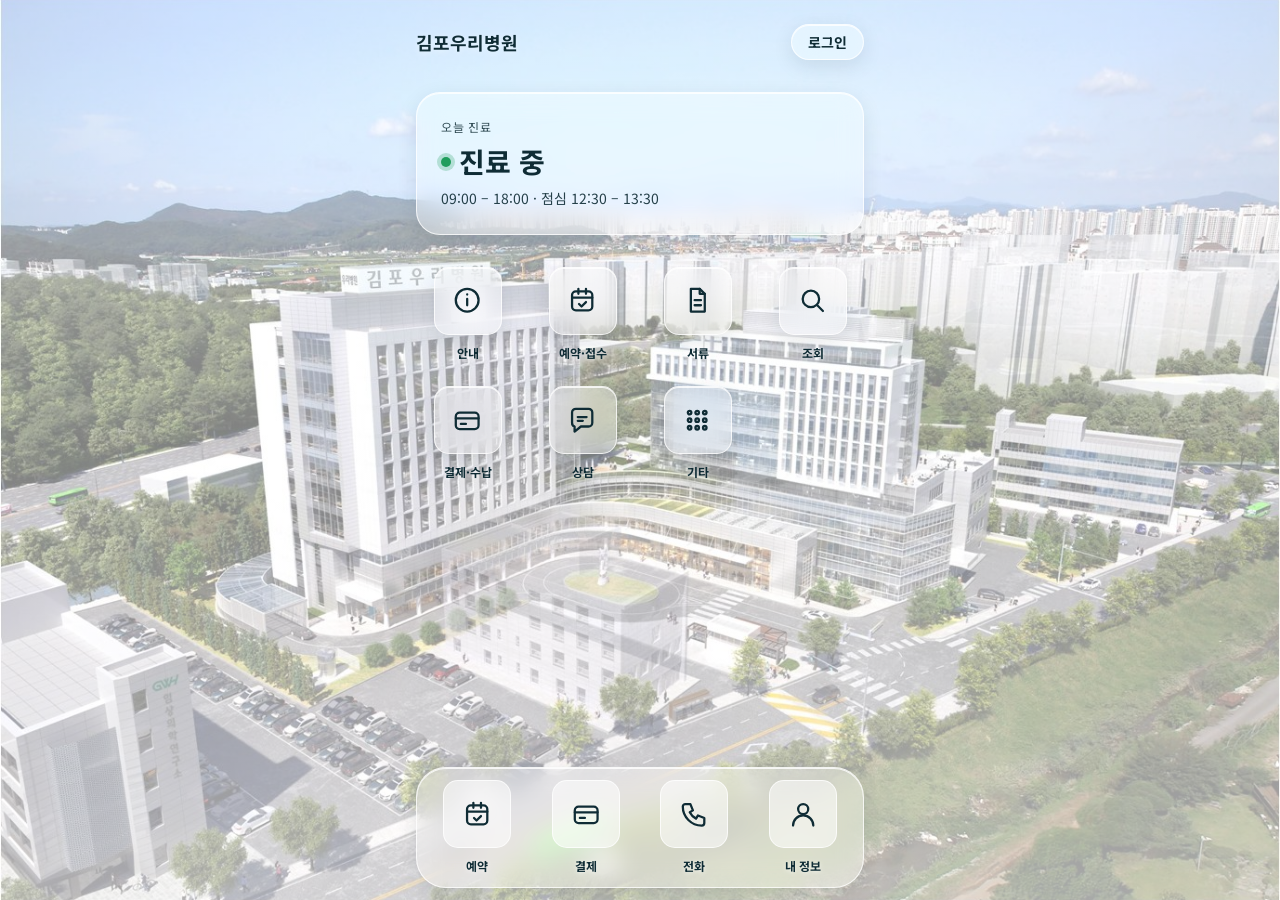
<file: index.html>
<!DOCTYPE html>
<html lang="ko">
<head>
  <meta charset="UTF-8">
  <meta name="viewport" content="width=device-width, initial-scale=1, viewport-fit=cover">
  <meta name="theme-color" content="#dbe9ec">
  <title>김포우리병원</title>
  <link rel="stylesheet" href="https://fonts.googleapis.com/css2?family=Noto+Sans+KR:wght@400;700&display=swap">
  <link rel="stylesheet" href="css/tokens.css">
  <link rel="stylesheet" href="css/base.css">
  <link rel="stylesheet" href="css/components.css">
  <link rel="stylesheet" href="css/home.css">
</head>
<body>
<div class="home">
  <svg width="0" height="0" style="position:absolute" aria-hidden="true"><symbol id="i-info" viewBox="0 0 24 24"><circle cx="12" cy="12" r="9"/><path d="M12 11v5"/><path d="M12 7.5h.01"/></symbol><symbol id="i-cal" viewBox="0 0 24 24"><rect x="4" y="5" width="16" height="15" rx="3"/><path d="M4 10h16M9 3v4M15 3v4"/><path d="m9.5 15 2 2 3.5-3.5"/></symbol><symbol id="i-doc" viewBox="0 0 24 24"><path d="M7 3h7l4 4v14H7z"/><path d="M14 3v4h4M10 12h5M10 16h5"/></symbol><symbol id="i-search" viewBox="0 0 24 24"><circle cx="11" cy="11" r="6.5"/><path d="m16 16 4.5 4.5"/></symbol><symbol id="i-card" viewBox="0 0 24 24"><rect x="3" y="6" width="18" height="13" rx="3"/><path d="M3 10.5h18M7 15h4"/></symbol><symbol id="i-chat" viewBox="0 0 24 24"><path d="M4 6a3 3 0 0 1 3-3h10a3 3 0 0 1 3 3v8a3 3 0 0 1-3 3h-6l-5 4v-4a3 3 0 0 1-2-3z"/><path d="M8.5 9.5h7M8.5 12.5h4"/></symbol><symbol id="i-more" viewBox="0 0 24 24"><circle cx="6" cy="6" r="1.4"/><circle cx="12" cy="6" r="1.4"/><circle cx="18" cy="6" r="1.4"/><circle cx="6" cy="12" r="1.4"/><circle cx="12" cy="12" r="1.4"/><circle cx="18" cy="12" r="1.4"/><circle cx="6" cy="18" r="1.4"/><circle cx="12" cy="18" r="1.4"/><circle cx="18" cy="18" r="1.4"/></symbol><symbol id="i-phone" viewBox="0 0 24 24"><path d="M5 4h4l2 5-2.5 1.5a11 11 0 0 0 5 5L15 13l5 2v4a2 2 0 0 1-2 2A15 15 0 0 1 3 6a2 2 0 0 1 2-2z"/></symbol><symbol id="i-user" viewBox="0 0 24 24"><circle cx="12" cy="8" r="4"/><path d="M4 21a8 8 0 0 1 16 0"/></symbol></svg>
  <div class="screen">
    <main class="home__body">
      <div class="home__top">
        <span class="home__name">김포우리병원</span>
        <a class="pill glass" href="#" id="auth-pill">로그인</a>
      </div>

      <section class="widget glass" aria-label="오늘 진료">
        <span class="widget__label">오늘 진료</span>
        <span class="widget__title live">진료 중</span>
        <span class="widget__sub num">09:00 – 18:00 · 점심 12:30 – 13:30</span>
      </section>

      <ul class="apps" aria-label="전체 메뉴"><li><a class="app" href="#"><span class="app__icon glass"><svg aria-hidden="true"><use href="#i-info"/></svg></span><span class="app__label">안내</span></a></li><li><a class="app" href="#" data-open="reserve-sheet"><span class="app__icon glass"><svg aria-hidden="true"><use href="#i-cal"/></svg></span><span class="app__label">예약·접수</span></a></li><li><a class="app" href="#"><span class="app__icon glass"><svg aria-hidden="true"><use href="#i-doc"/></svg></span><span class="app__label">서류</span></a></li><li><a class="app" href="#"><span class="app__icon glass"><svg aria-hidden="true"><use href="#i-search"/></svg></span><span class="app__label">조회</span></a></li><li><a class="app" href="#"><span class="app__icon glass"><svg aria-hidden="true"><use href="#i-card"/></svg></span><span class="app__label">결제·수납</span></a></li><li><a class="app" href="#"><span class="app__icon glass"><svg aria-hidden="true"><use href="#i-chat"/></svg></span><span class="app__label">상담</span></a></li><li><a class="app" href="#"><span class="app__icon glass"><svg aria-hidden="true"><use href="#i-more"/></svg></span><span class="app__label">기타</span></a></li></ul>
    </main>

    <nav class="dock" aria-label="바로가기"><div class="dock__inner glass"><a class="app" href="#" data-open="reserve-sheet"><span class="app__icon"><svg aria-hidden="true"><use href="#i-cal"/></svg></span><span class="app__label">예약</span></a><a class="app" href="#"><span class="app__icon"><svg aria-hidden="true"><use href="#i-card"/></svg></span><span class="app__label">결제</span></a><a class="app" href="#"><span class="app__icon"><svg aria-hidden="true"><use href="#i-phone"/></svg></span><span class="app__label">전화</span></a><a class="app" href="#"><span class="app__icon"><svg aria-hidden="true"><use href="#i-user"/></svg></span><span class="app__label">내 정보</span></a></div></nav>
  </div>
</div>

<div class="sheet" id="reserve-sheet" role="dialog" aria-modal="true" aria-labelledby="reserve-sheet-title" hidden>
  <div class="sheet__backdrop" data-close></div>
  <div class="sheet__panel">
    <div class="row"><h2 id="reserve-sheet-title">예약·접수</h2><button class="btn btn--ghost" type="button" data-close>닫기</button></div>
    <p class="muted">김포우리병원은 처음이신가요?</p>
    <a class="choice choice--primary" href="reserve-first.html"><span class="choice__main"><span class="choice__title">처음 방문 (초진)</span><span class="choice__sub">진료과를 고르거나 추천받아 접수해요.</span></span></a>
    <a class="choice" href="#" aria-disabled="true"><span class="choice__main"><span class="choice__title">재방문 (재진)</span><span class="choice__sub">전에 진료받은 적이 있어요.</span></span><span class="badge badge--info">준비 중</span></a>
  </div>
</div>
<script src="js/main.js"></script>
<script src="js/session.js"></script>
</body>
</html>
</file>
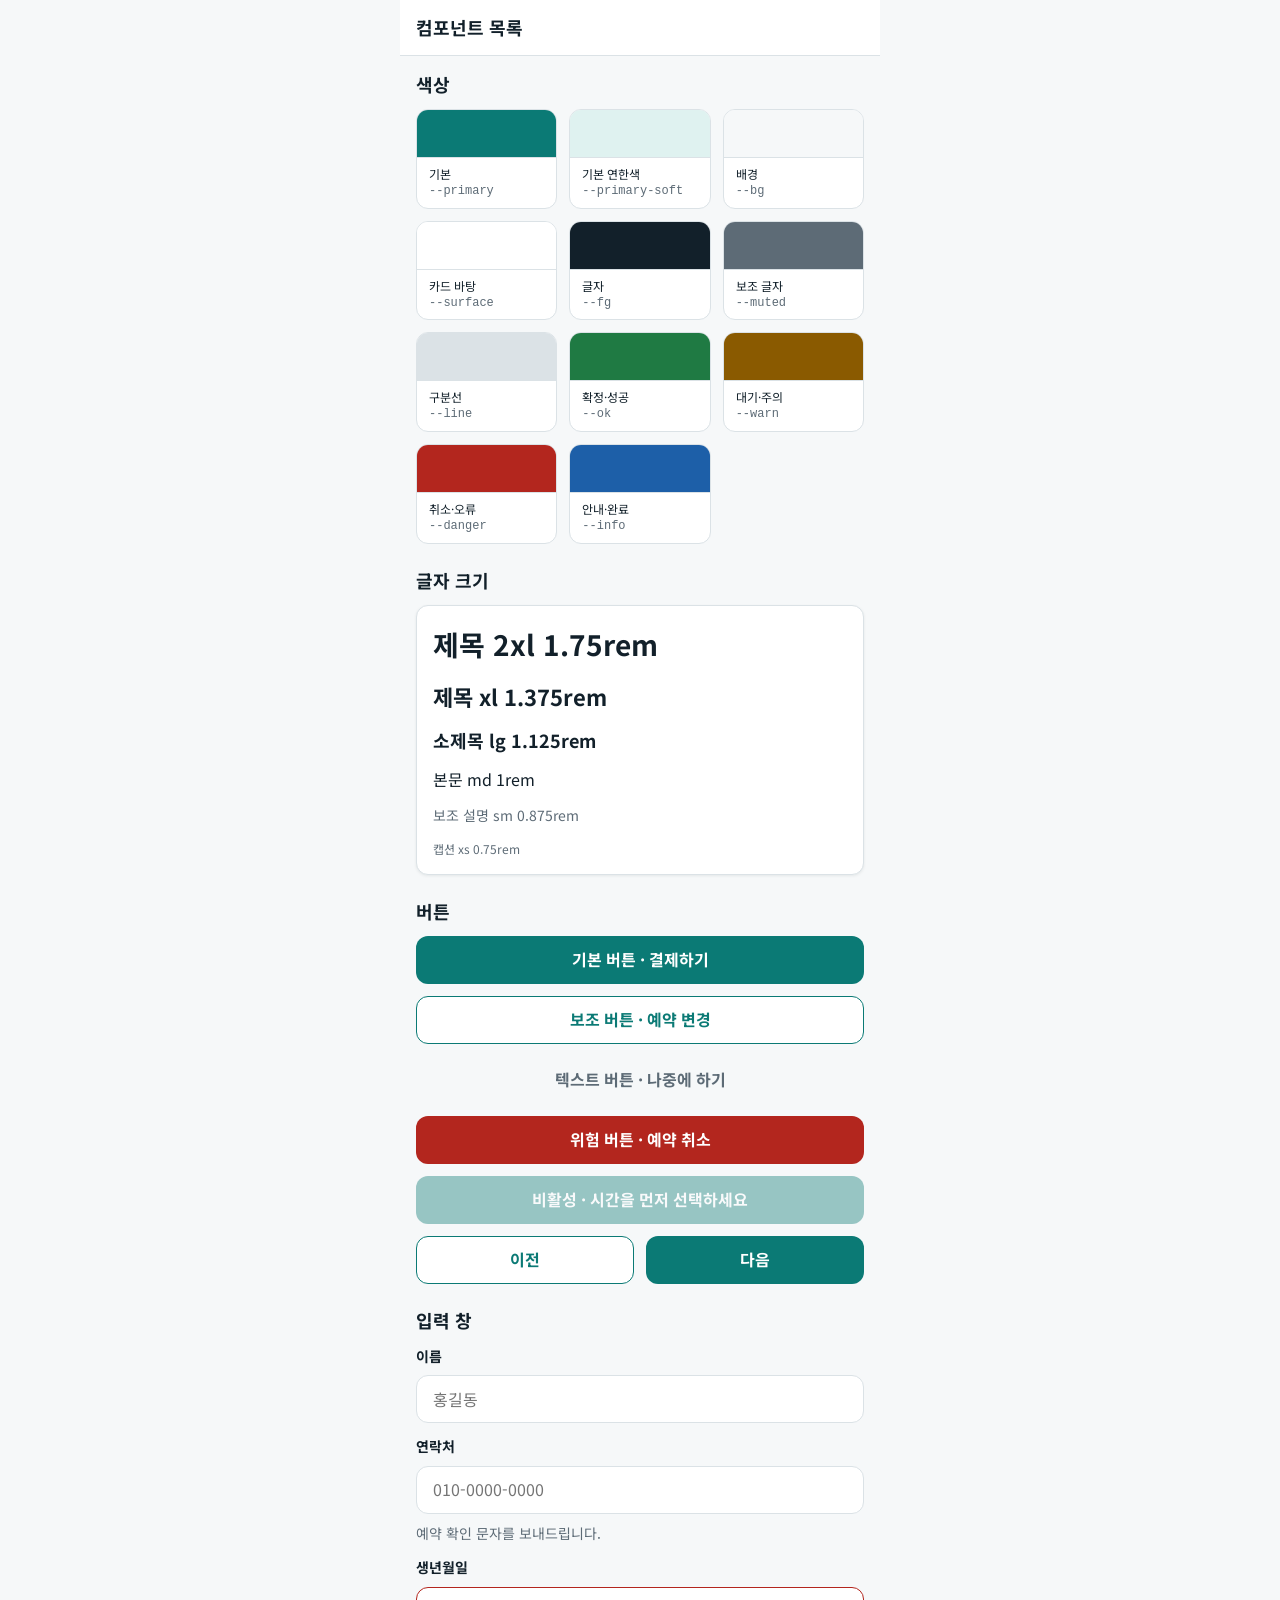
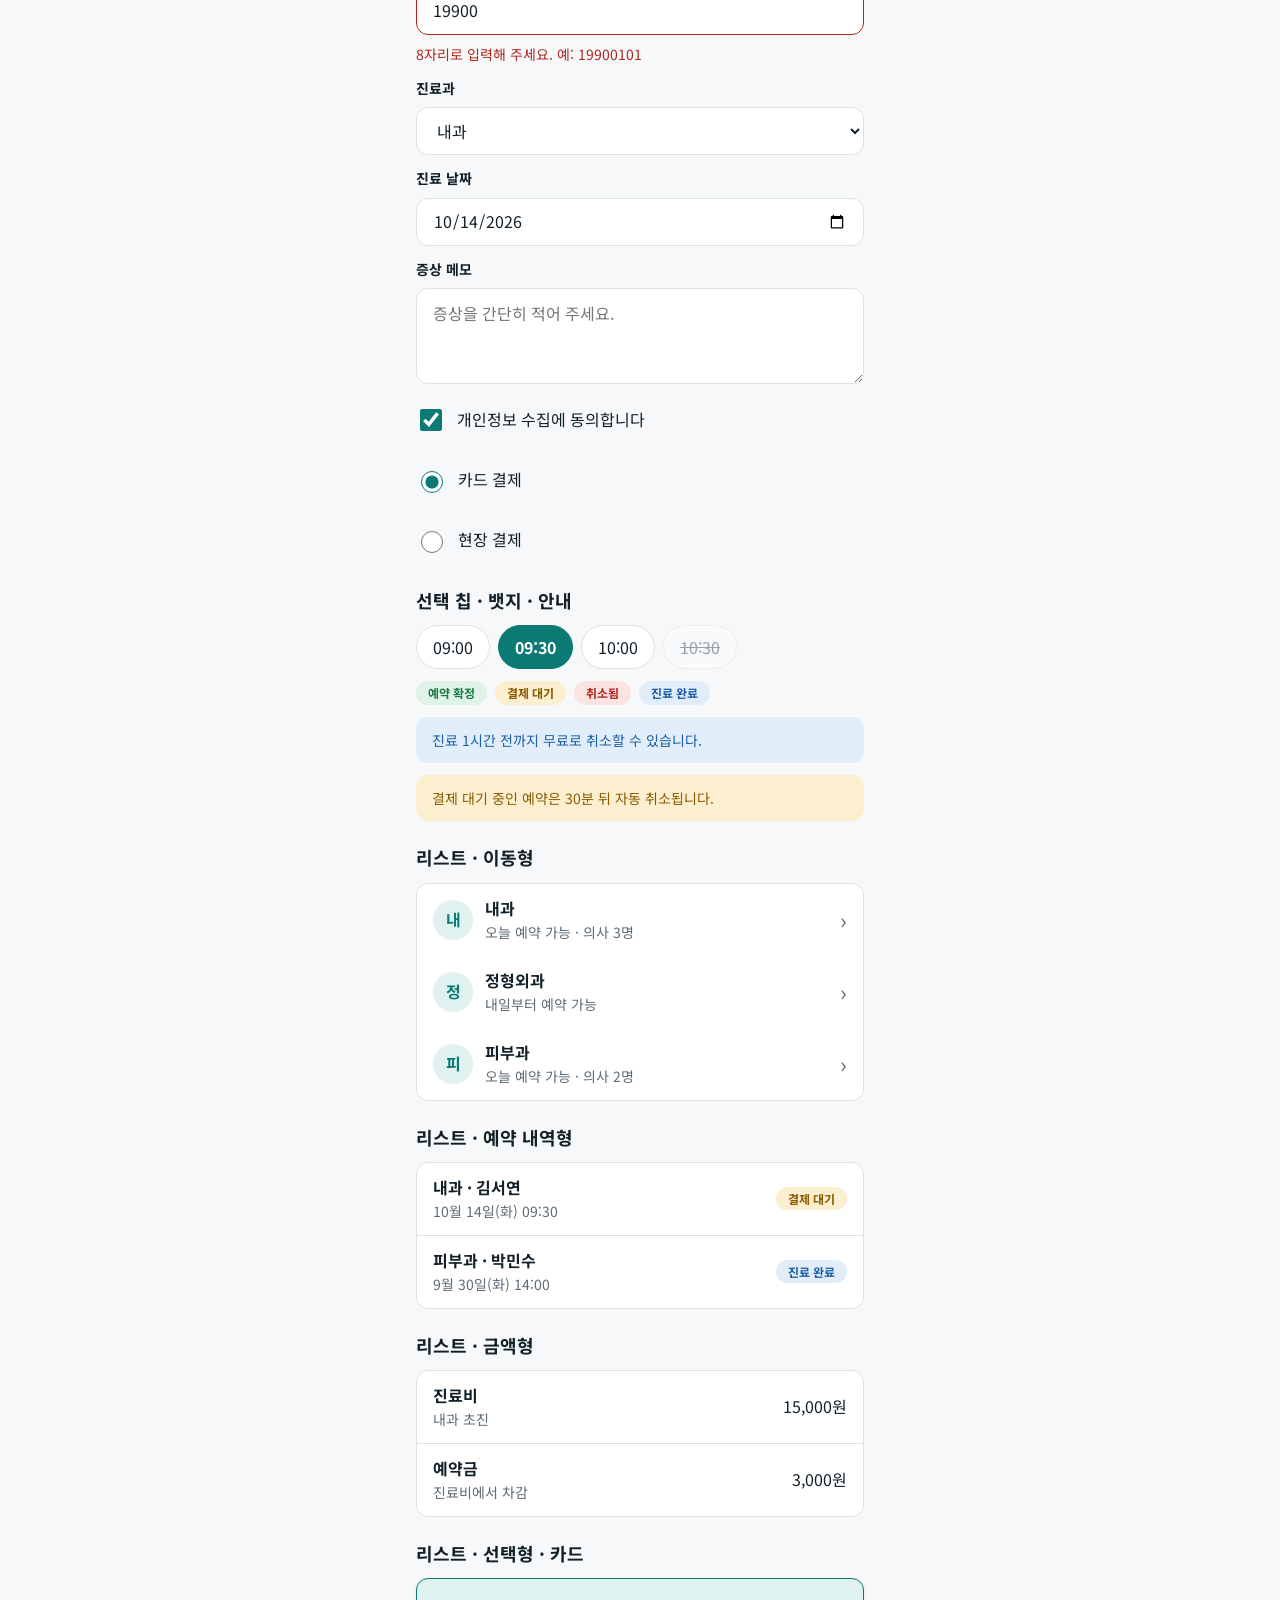
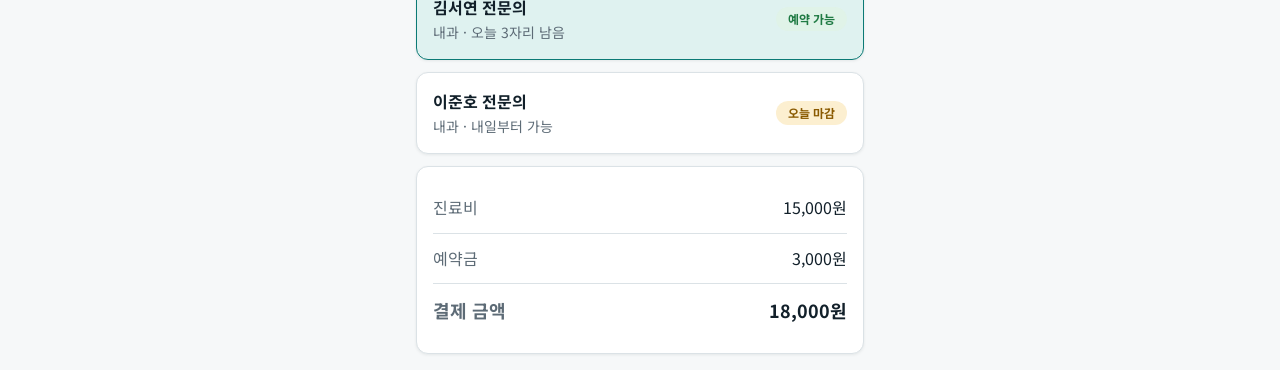
<file: components.html>
<!DOCTYPE html>
<html lang="ko">
<head>
<meta charset="UTF-8">
<meta name="viewport" content="width=device-width, initial-scale=1, viewport-fit=cover">
<title>컴포넌트 목록</title>
<link rel="stylesheet" href="https://fonts.googleapis.com/css2?family=Noto+Sans+KR:wght@400;700&display=swap">
<link rel="stylesheet" href="css/tokens.css">
<link rel="stylesheet" href="css/base.css">
<link rel="stylesheet" href="css/components.css">
<style>
  .swatches { display: grid; grid-template-columns: repeat(auto-fill, minmax(140px, 1fr)); gap: var(--sp-3); }
  .swatch { border: 1px solid var(--line); border-radius: var(--radius-md); overflow: hidden; background: var(--surface); font-size: var(--fs-xs); }
  .swatch__color { height: 48px; border-bottom: 1px solid var(--line); }
  .swatch__name { padding: var(--sp-2) var(--sp-3); line-height: 1.4; }
  .swatch__name code { display: block; color: var(--muted); }
</style>
</head>
<body>
<div class="screen">
  <header class="appbar"><span class="appbar__title">컴포넌트 목록</span></header>
  <main class="screen__body">

    <section class="stack">
      <h2>색상</h2>
      <div class="swatches">
        <div class="swatch"><div class="swatch__color" style="background:var(--primary)"></div><div class="swatch__name">기본<code>--primary</code></div></div>
        <div class="swatch"><div class="swatch__color" style="background:var(--primary-soft)"></div><div class="swatch__name">기본 연한색<code>--primary-soft</code></div></div>
        <div class="swatch"><div class="swatch__color" style="background:var(--bg)"></div><div class="swatch__name">배경<code>--bg</code></div></div>
        <div class="swatch"><div class="swatch__color" style="background:var(--surface)"></div><div class="swatch__name">카드 바탕<code>--surface</code></div></div>
        <div class="swatch"><div class="swatch__color" style="background:var(--fg)"></div><div class="swatch__name">글자<code>--fg</code></div></div>
        <div class="swatch"><div class="swatch__color" style="background:var(--muted)"></div><div class="swatch__name">보조 글자<code>--muted</code></div></div>
        <div class="swatch"><div class="swatch__color" style="background:var(--line)"></div><div class="swatch__name">구분선<code>--line</code></div></div>
        <div class="swatch"><div class="swatch__color" style="background:var(--ok)"></div><div class="swatch__name">확정·성공<code>--ok</code></div></div>
        <div class="swatch"><div class="swatch__color" style="background:var(--warn)"></div><div class="swatch__name">대기·주의<code>--warn</code></div></div>
        <div class="swatch"><div class="swatch__color" style="background:var(--danger)"></div><div class="swatch__name">취소·오류<code>--danger</code></div></div>
        <div class="swatch"><div class="swatch__color" style="background:var(--info)"></div><div class="swatch__name">안내·완료<code>--info</code></div></div>
      </div>
    </section>

    <section class="stack">
      <h2>글자 크기</h2>
      <div class="card stack">
        <p style="font-size:var(--fs-2xl);font-weight:700">제목 2xl 1.75rem</p>
        <p style="font-size:var(--fs-xl);font-weight:700">제목 xl 1.375rem</p>
        <p style="font-size:var(--fs-lg);font-weight:700">소제목 lg 1.125rem</p>
        <p>본문 md 1rem</p>
        <p class="muted">보조 설명 sm 0.875rem</p>
        <p style="font-size:var(--fs-xs)" class="muted">캡션 xs 0.75rem</p>
      </div>
    </section>

    <section class="stack">
      <h2>버튼</h2>
      <button class="btn btn--block">기본 버튼 · 결제하기</button>
      <button class="btn btn--secondary btn--block">보조 버튼 · 예약 변경</button>
      <button class="btn btn--ghost btn--block">텍스트 버튼 · 나중에 하기</button>
      <button class="btn btn--danger btn--block">위험 버튼 · 예약 취소</button>
      <button class="btn btn--block" disabled>비활성 · 시간을 먼저 선택하세요</button>
      <div class="row"><button class="btn btn--secondary" style="flex:1">이전</button><button class="btn" style="flex:1">다음</button></div>
    </section>

    <section class="stack">
      <h2>입력 창</h2>
      <div class="field"><label class="field__label" for="f-name">이름</label><input class="input" id="f-name" placeholder="홍길동"></div>
      <div class="field"><label class="field__label" for="f-phone">연락처</label><input class="input" id="f-phone" inputmode="tel" placeholder="010-0000-0000"><span class="field__help">예약 확인 문자를 보내드립니다.</span></div>
      <div class="field"><label class="field__label" for="f-err">생년월일</label><input class="input" id="f-err" value="19900" aria-invalid="true"><span class="field__error">8자리로 입력해 주세요. 예: 19900101</span></div>
      <div class="field"><label class="field__label" for="f-dept">진료과</label><select class="input" id="f-dept"><option>내과</option><option>정형외과</option><option>피부과</option></select></div>
      <div class="field"><label class="field__label" for="f-date">진료 날짜</label><input class="input" id="f-date" type="date" value="2026-10-14"></div>
      <div class="field"><label class="field__label" for="f-memo">증상 메모</label><textarea class="input" id="f-memo" placeholder="증상을 간단히 적어 주세요."></textarea></div>
      <label class="check"><input type="checkbox" checked> 개인정보 수집에 동의합니다</label>
      <label class="check"><input type="radio" name="pay" checked> 카드 결제</label>
      <label class="check"><input type="radio" name="pay"> 현장 결제</label>
    </section>

    <section class="stack">
      <h2>선택 칩 · 뱃지 · 안내</h2>
      <div class="chips"><button class="chip" aria-pressed="false">09:00</button><button class="chip" aria-pressed="true">09:30</button><button class="chip" aria-pressed="false">10:00</button><button class="chip" disabled>10:30</button></div>
      <div class="chips"><span class="badge badge--ok">예약 확정</span><span class="badge badge--warn">결제 대기</span><span class="badge badge--danger">취소됨</span><span class="badge badge--info">진료 완료</span></div>
      <p class="notice">진료 1시간 전까지 무료로 취소할 수 있습니다.</p>
      <p class="notice notice--warn">결제 대기 중인 예약은 30분 뒤 자동 취소됩니다.</p>
    </section>

    <section class="stack">
      <h2>리스트 · 이동형</h2>
      <ul class="list">
        <li><a class="list__item list__item--link" href="#"><span class="list__avatar">내</span><span class="list__main"><span class="list__title">내과</span><span class="list__sub">오늘 예약 가능 · 의사 3명</span></span></a></li>
        <li><a class="list__item list__item--link" href="#"><span class="list__avatar">정</span><span class="list__main"><span class="list__title">정형외과</span><span class="list__sub">내일부터 예약 가능</span></span></a></li>
        <li><a class="list__item list__item--link" href="#"><span class="list__avatar">피</span><span class="list__main"><span class="list__title">피부과</span><span class="list__sub">오늘 예약 가능 · 의사 2명</span></span></a></li>
      </ul>
    </section>

    <section class="stack">
      <h2>리스트 · 예약 내역형</h2>
      <ul class="list">
        <li class="list__item"><span class="list__main"><span class="list__title">내과 · 김서연</span><span class="list__sub">10월 14일(화) 09:30</span></span><span class="badge badge--warn">결제 대기</span></li>
        <li class="list__item"><span class="list__main"><span class="list__title">피부과 · 박민수</span><span class="list__sub">9월 30일(화) 14:00</span></span><span class="badge badge--info">진료 완료</span></li>
      </ul>
    </section>

    <section class="stack">
      <h2>리스트 · 금액형</h2>
      <ul class="list">
        <li class="list__item"><span class="list__main"><span class="list__title">진료비</span><span class="list__sub">내과 초진</span></span><span class="list__aside">15,000원</span></li>
        <li class="list__item"><span class="list__main"><span class="list__title">예약금</span><span class="list__sub">진료비에서 차감</span></span><span class="list__aside">3,000원</span></li>
      </ul>
    </section>

    <section class="stack">
      <h2>리스트 · 선택형 · 카드</h2>
      <div class="card card--selectable" role="radio" aria-checked="true" tabindex="0"><div class="row"><div><h3>김서연 전문의</h3><p class="muted">내과 · 오늘 3자리 남음</p></div><span class="badge badge--ok">예약 가능</span></div></div>
      <div class="card card--selectable" role="radio" aria-checked="false" tabindex="0"><div class="row"><div><h3>이준호 전문의</h3><p class="muted">내과 · 내일부터 가능</p></div><span class="badge badge--warn">오늘 마감</span></div></div>
      <dl class="summary card">
        <div><dt>진료비</dt><dd>15,000원</dd></div>
        <div><dt>예약금</dt><dd>3,000원</dd></div>
        <div class="total"><dt>결제 금액</dt><dd>18,000원</dd></div>
      </dl>
    </section>

  </main>
</div>
</body>
</html>
</file>
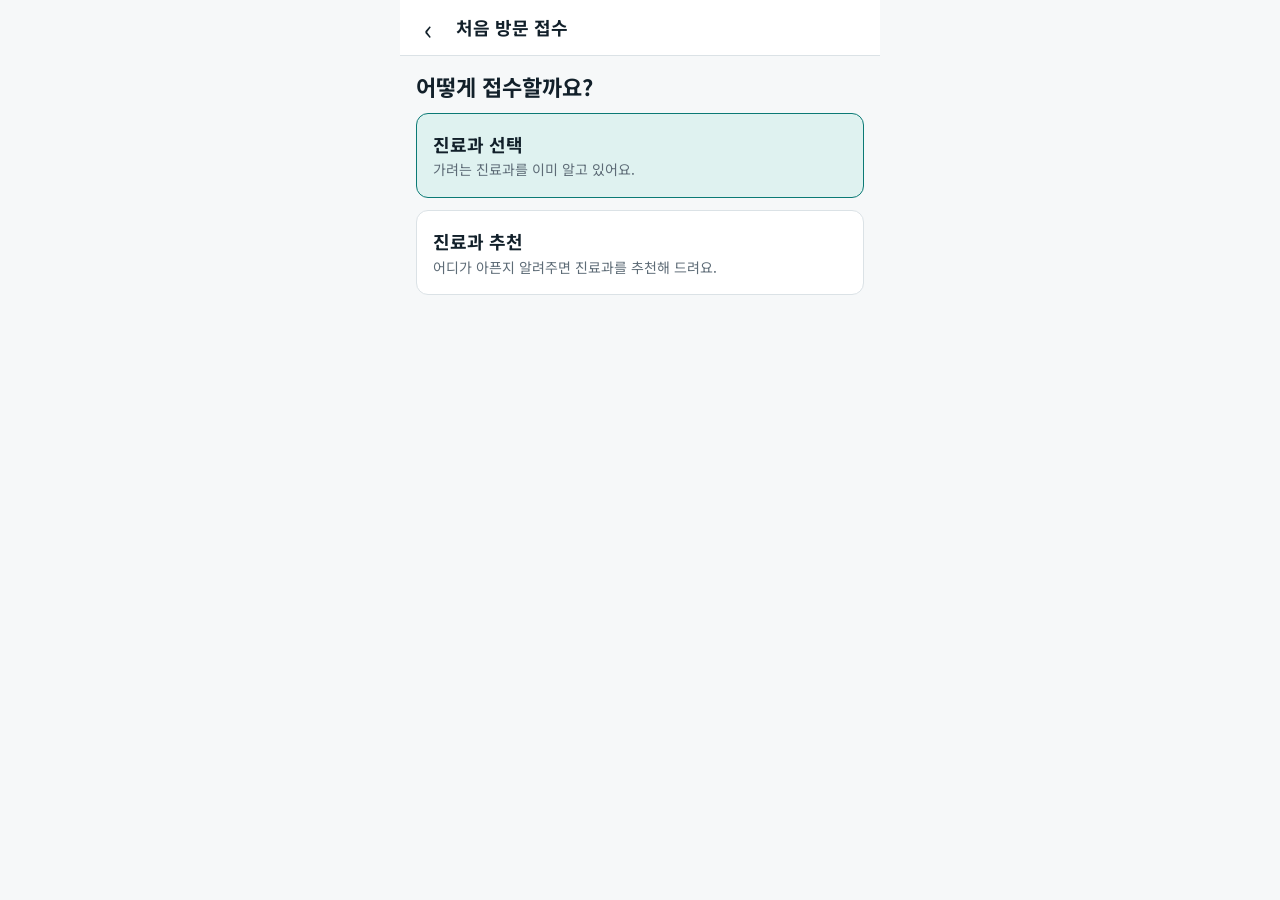
<file: reserve-first.html>
<!DOCTYPE html>
<html lang="ko">
<head>
  <meta charset="UTF-8">
  <meta name="viewport" content="width=device-width, initial-scale=1, viewport-fit=cover">
  <title>처음 방문 접수</title>
  <link rel="stylesheet" href="https://fonts.googleapis.com/css2?family=Noto+Sans+KR:wght@400;700&display=swap">
  <link rel="stylesheet" href="css/tokens.css">
  <link rel="stylesheet" href="css/base.css">
  <link rel="stylesheet" href="css/components.css">
  <link rel="stylesheet" href="css/flow.css">
</head>
<body>
<div class="screen">
  <header class="appbar">
    <button class="appbar__back" type="button" id="back" aria-label="이전">‹</button>
    <span class="appbar__title">처음 방문 접수</span>
    <span class="appbar__spacer"></span>
    <span class="appbar__step num" id="step-label"></span>
  </header>

  <main class="screen__body screen__body--with-bar" id="main">
    <ol class="steps" id="steps" aria-label="진행 단계"></ol>
    <p class="notice" id="login-note" hidden></p>

    <!-- 0. 진료과 선택 / 추천 -->
    <section class="stack" data-step="mode">
      <h1>어떻게 접수할까요?</h1>
      <button class="choice choice--primary" type="button" id="mode-select"><span class="choice__main"><span class="choice__title">진료과 선택</span><span class="choice__sub">가려는 진료과를 이미 알고 있어요.</span></span></button>
      <button class="choice" type="button" id="mode-recommend"><span class="choice__main"><span class="choice__title">진료과 추천</span><span class="choice__sub">어디가 아픈지 알려주면 진료과를 추천해 드려요.</span></span></button>
    </section>

    <!-- A-1. 진료과 선택 -->
    <section class="stack" data-step="dept" hidden>
      <h1>진료과를 선택해 주세요</h1>
      <p class="muted" id="dept-hint"></p>
      <ul class="list" id="dept-list"></ul>
    </section>

    <!-- B-1. 인체 모형도 -->
    <section class="stack" data-step="body" hidden>
      <h1>어디가 아픈가요?</h1>
      <p class="muted">아픈 부위를 눌러 주세요.</p>
      <div class="bodymap">
        <div class="chips" role="group" aria-label="보는 방향"><button class="chip" type="button" data-side="front" aria-pressed="true">앞</button><button class="chip" type="button" data-side="back" aria-pressed="false">뒤</button></div>
        <svg id="body-svg" viewBox="0 0 200 396" role="group" aria-label="인체 모형도"></svg>
        <p class="bodymap__picked" id="picked" aria-live="polite"></p>
      </div>
    </section>

    <!-- B-2. 질문 -->
    <section class="stack" data-step="ask" hidden>
      <h1>어떻게 아픈가요?</h1>
      <p class="muted" id="ask-part"></p>
      <div class="ask"><span class="ask__q" id="q-depth">1. 어느 쪽이 아픈가요?</span>
        <div class="chips" role="group" aria-labelledby="q-depth" data-ask="depth">
          <button class="chip" type="button" data-v="inside" aria-pressed="false">몸 안쪽(속)</button>
          <button class="chip" type="button" data-v="outside" aria-pressed="false">겉(피부·근육·뼈)</button></div></div>
      <div class="ask"><span class="ask__q" id="q-type">2. 어떤 느낌인가요?</span>
        <div class="chips" role="group" aria-labelledby="q-type" data-ask="type">
          <button class="chip" type="button" data-v="stab" aria-pressed="false">찌르듯이</button>
          <button class="chip" type="button" data-v="cut" aria-pressed="false">칼로 베는 듯이</button>
          <button class="chip" type="button" data-v="throb" aria-pressed="false">욱신욱신 쑤셔요</button>
          <button class="chip" type="button" data-v="dull" aria-pressed="false">묵직하고 뻐근해요</button>
          <button class="chip" type="button" data-v="squeeze" aria-pressed="false">조이거나 눌러요</button>
          <button class="chip" type="button" data-v="burn" aria-pressed="false">화끈거리거나 가려워요</button>
          <button class="chip" type="button" data-v="numb" aria-pressed="false">저리고 감각이 이상해요</button></div></div>
      <div class="ask"><span class="ask__q" id="q-cause">3. 어떻게 시작됐나요?</span>
        <div class="chips" role="group" aria-labelledby="q-cause" data-ask="cause">
          <button class="chip" type="button" data-v="injury" aria-pressed="false">다치거나 부딪혔어요</button>
          <button class="chip" type="button" data-v="sudden" aria-pressed="false">갑자기 아파요</button>
          <button class="chip" type="button" data-v="gradual" aria-pressed="false">서서히 심해졌어요</button></div></div>
    </section>

    <!-- B-3. 추천 결과 -->
    <section class="stack" data-step="result" hidden>
      <h1>이 진료과를 추천해요</h1>
      <div class="card reco stack"><span class="muted">추천 진료과</span><span class="reco__dept" id="reco-dept"></span><p id="reco-reason"></p></div>
      <p class="notice notice--warn" id="reco-warn" hidden></p>
      <div class="stack" id="reco-others-box"><h2>다른 후보</h2><ul class="list" id="reco-others"></ul></div>
      <button class="btn btn--ghost btn--block" type="button" id="reco-manual">직접 진료과 고르기</button>
      <p class="muted">입력한 내용을 바탕으로 한 참고 안내이며, 진단이 아닙니다.</p>
    </section>

    <!-- 증상 서술 -->
    <section class="stack" data-step="symptom" hidden>
      <h1>증상을 알려 주세요</h1>
      <div class="chips"><span class="badge badge--info" id="symptom-dept"></span></div>
      <div class="field"><label class="field__label" for="symptom">증상 설명</label>
        <textarea class="input" id="symptom" maxlength="500" placeholder="언제부터, 어디가, 어떻게 아픈지 적어 주세요."></textarea>
        <span class="field__help"><span id="symptom-count">0</span> / 500자</span>
        <span class="field__error" id="symptom-err" hidden>증상을 5자 이상 적어 주세요.</span></div>
    </section>

    <!-- 회원가입 (처음 방문이고 로그인하지 않았을 때만) -->
    <section class="stack" data-step="patient" hidden>
      <h1>회원가입하고 접수해요</h1>
      <p class="notice">처음 방문은 회원가입이 필요해요. 같은 계정으로 접수 상태와 진료비 결제까지 확인할 수 있어요. 입력한 증상은 그대로 유지돼요.</p>
      <div class="field"><label class="field__label" for="name">이름</label><input class="input" id="name" autocomplete="name" placeholder="홍길동"><span class="field__error" id="name-err" hidden>이름을 입력해 주세요.</span></div>
      <div class="field"><label class="field__label" for="birth">생년월일 8자리</label><input class="input num" id="birth" inputmode="numeric" maxlength="8" placeholder="19900101"><span class="field__error" id="birth-err" hidden>8자리 숫자로 입력해 주세요. 예: 19900101</span></div>
      <div class="field"><span class="field__label" id="gender-label">성별</span>
        <div class="chips" role="group" aria-labelledby="gender-label"><button class="chip" type="button" data-gender="여성" aria-pressed="false">여성</button><button class="chip" type="button" data-gender="남성" aria-pressed="false">남성</button></div>
        <span class="field__error" id="gender-err" hidden>성별을 선택해 주세요.</span></div>
      <div class="field"><label class="field__label" for="phone">휴대폰 번호</label>
        <div class="row"><input class="input num" id="phone" inputmode="tel" autocomplete="tel" maxlength="13" placeholder="010-0000-0000"><button class="btn btn--secondary" type="button" id="send-code" style="flex:none;padding:0 var(--sp-4)">인증번호 받기</button></div>
        <span class="field__error" id="phone-err" hidden>휴대폰 번호를 정확히 입력해 주세요.</span></div>
      <div class="field" id="code-box" hidden><label class="field__label" for="code">인증번호 6자리</label>
        <div class="row"><input class="input num" id="code" inputmode="numeric" maxlength="6" placeholder="000000" autocomplete="one-time-code"><button class="btn btn--secondary" type="button" id="check-code" style="flex:none;padding:0 var(--sp-4)">확인</button></div>
        <span class="field__help" id="code-help">[데모] 인증번호는 123456 입니다.</span><span class="field__error" id="code-err" hidden>인증번호가 맞지 않아요.</span></div>
      <p class="field__error" id="verify-err" hidden>휴대폰 인증을 완료해 주세요.</p>
      <div class="field"><label class="field__label" for="pw">비밀번호</label><input class="input" id="pw" type="password" autocomplete="new-password" placeholder="영문과 숫자를 섞어 8자 이상"><span class="field__error" id="pw-err" hidden>영문과 숫자를 섞어 8자 이상 입력해 주세요.</span></div>
      <div class="field"><label class="field__label" for="pw2">비밀번호 확인</label><input class="input" id="pw2" type="password" autocomplete="new-password"><span class="field__error" id="pw2-err" hidden>비밀번호가 서로 달라요.</span></div>
      <label class="check"><input type="checkbox" id="terms"> 이용약관에 동의합니다 (필수)</label>
      <label class="check"><input type="checkbox" id="agree"> 개인정보 수집·이용에 동의합니다 (필수)</label>
      <label class="check"><input type="checkbox" id="sms" checked> 접수·결제 알림 문자를 받습니다 (선택)</label>
      <span class="field__error" id="agree-err" hidden>필수 약관에 모두 동의해야 가입할 수 있어요.</span>
      <button class="btn btn--ghost btn--block" type="button" id="have-account">이미 회원이에요 · 로그인 (데모)</button>
    </section>

    <!-- 접수 대기 / 완료 -->
    <section class="stack" data-step="status" hidden>
      <p class="notice" id="signup-done" hidden>회원가입이 완료됐어요. 이 계정으로 접수 상태와 결제를 확인할 수 있어요.</p>
      <ol class="track" id="track"><li>접수 요청</li><li>접수 대기</li><li>접수 완료</li></ol>
      <div class="card ticket"><span class="muted" id="ticket-label">접수번호</span><span class="ticket__no" id="ticket-no"></span><div><span class="badge badge--warn" id="status-badge">접수 대기</span></div><p id="status-msg"></p></div>
      <dl class="summary card" id="status-summary"></dl>
      <div class="demo" id="demo-box"><p class="muted">[데모] 접수 완료로 바뀌는 조건은 아직 정해지지 않았어요. 아래 버튼으로 병원에서 접수를 확인한 상황을 미리 볼 수 있어요.</p><button class="btn btn--secondary btn--block" type="button" id="demo-done">접수 완료 처리 (데모)</button></div>
    </section>
  </main>

  <div class="bottom-bar" id="bar" hidden><button class="btn btn--block" type="button" id="next">다음</button></div>
</div>

<script src="js/main.js"></script>
<script src="js/session.js"></script>
<script src="js/recommend.js"></script>
<script src="js/reserve-first.js"></script>
</body>
</html>
</file>
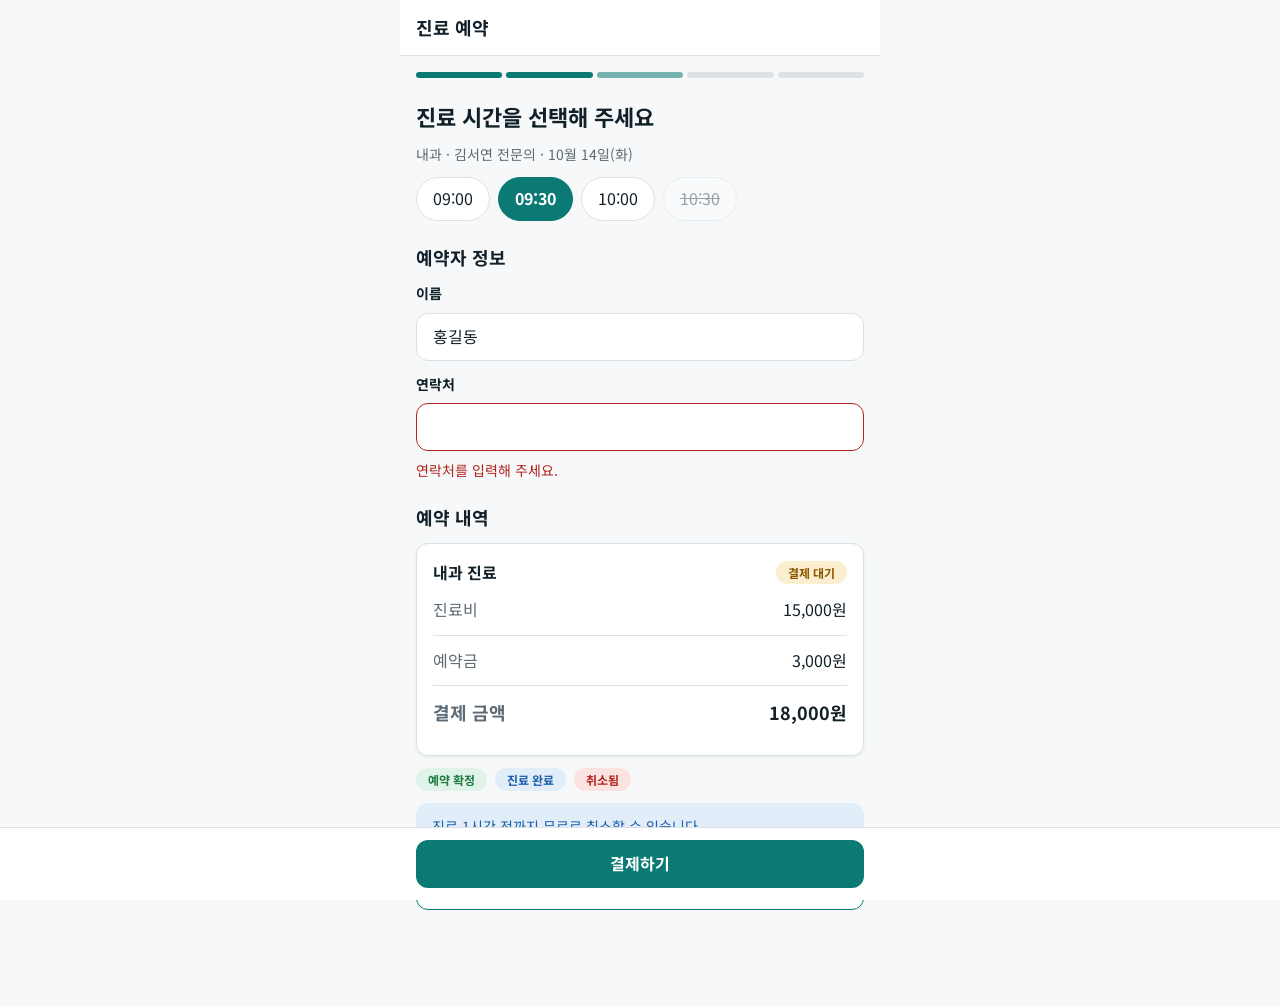
<file: style-guide.html>
<!DOCTYPE html>
<html lang="ko">
<head>
<meta charset="UTF-8">
<meta name="viewport" content="width=device-width, initial-scale=1, viewport-fit=cover">
<title>스타일 가이드</title>
<link rel="stylesheet" href="https://fonts.googleapis.com/css2?family=Noto+Sans+KR:wght@400;700&display=swap">
<link rel="stylesheet" href="css/tokens.css">
<link rel="stylesheet" href="css/base.css">
<link rel="stylesheet" href="css/components.css">
</head>
<body>
<div class="screen">
  <header class="appbar"><span class="appbar__title">진료 예약</span></header>
  <main class="screen__body screen__body--with-bar">
    <ol class="steps" aria-label="진행 단계"><li data-state="done"></li><li data-state="done"></li><li aria-current="step"></li><li></li><li></li></ol>

    <section class="stack">
      <h1>진료 시간을 선택해 주세요</h1>
      <p class="muted">내과 · 김서연 전문의 · 10월 14일(화)</p>
      <div class="chips">
        <button class="chip" aria-pressed="false">09:00</button>
        <button class="chip" aria-pressed="true">09:30</button>
        <button class="chip" aria-pressed="false">10:00</button>
        <button class="chip" disabled>10:30</button>
      </div>
    </section>

    <section class="stack">
      <h2>예약자 정보</h2>
      <div class="field"><label class="field__label" for="name">이름</label><input class="input" id="name" value="홍길동"></div>
      <div class="field"><label class="field__label" for="phone">연락처</label><input class="input" id="phone" inputmode="tel" aria-invalid="true"><span class="field__error">연락처를 입력해 주세요.</span></div>
    </section>

    <section class="stack">
      <h2>예약 내역</h2>
      <div class="card">
        <div class="row"><h3>내과 진료</h3><span class="badge badge--warn">결제 대기</span></div>
        <dl class="summary">
          <div><dt>진료비</dt><dd>15,000원</dd></div>
          <div><dt>예약금</dt><dd>3,000원</dd></div>
          <div class="total"><dt>결제 금액</dt><dd>18,000원</dd></div>
        </dl>
      </div>
      <div class="chips"><span class="badge badge--ok">예약 확정</span><span class="badge badge--info">진료 완료</span><span class="badge badge--danger">취소됨</span></div>
      <p class="notice">진료 1시간 전까지 무료로 취소할 수 있습니다.</p>
      <button class="btn btn--secondary btn--block">예약 변경</button>
    </section>
  </main>
  <div class="bottom-bar"><button class="btn btn--block">결제하기</button></div>
</div>
</body>
</html>
</file>
<file: css/tokens.css>
/* 디자인 토큰: 색·간격·글자·모서리는 전부 여기서만 정의한다 */
:root {
  /* 색: 의료 서비스에 맞춘 차분한 청록 + 상태색 */
  --bg: #f6f8f9;
  --surface: #ffffff;
  --fg: #12202a;
  --muted: #5d6b76;
  --line: #dbe2e6;
  --primary: #0b7a75;
  --primary-fg: #ffffff;
  --primary-soft: #dff2f0;
  --focus: #1d6fd6;

  /* 상태색: 예약·결제 상태 표시 전용 */
  --ok: #1f7a43;       --ok-soft: #e0f3e8;
  --warn: #8a5a00;     --warn-soft: #fcefd0;
  --danger: #b3261e;   --danger-soft: #fbe3e1;
  --info: #1d5fa8;     --info-soft: #e1edf9;

  /* 글자 */
  --font: "Noto Sans KR", -apple-system, BlinkMacSystemFont, "Apple SD Gothic Neo", sans-serif;
  --fs-xs: 0.75rem;  --fs-sm: 0.875rem; --fs-md: 1rem;
  --fs-lg: 1.125rem; --fs-xl: 1.375rem; --fs-2xl: 1.75rem;

  /* 간격(4px 단위) */
  --sp-1: 4px;  --sp-2: 8px;  --sp-3: 12px; --sp-4: 16px;
  --sp-5: 24px; --sp-6: 32px; --sp-7: 48px;

  /* 모서리·그림자·터치 크기 */
  --radius-sm: 8px; --radius-md: 12px; --radius-pill: 999px;
  --shadow: 0 1px 3px rgba(18, 32, 42, 0.08);
  --touch: 48px;          /* 모든 버튼·입력의 최소 높이 */
  --content-max: 480px;   /* 모바일 우선, 큰 화면에서도 폭 고정 */
}

@media (prefers-color-scheme: dark) {
  :root:not([data-theme="light"]) {
    --bg: #0e171c; --surface: #16232b; --fg: #e8eff2; --muted: #98a8b2; --line: #2a3a44;
    --primary: #3fb8b0; --primary-fg: #06201e; --primary-soft: #153a38; --focus: #6aa8f5;
    --ok: #62c98a; --ok-soft: #153325; --warn: #e5b04a; --warn-soft: #3a2d10;
    --danger: #f0867f; --danger-soft: #3d1b19; --info: #7fb4ee; --info-soft: #16304a;
    color-scheme: dark;
  }
}
:root[data-theme="dark"] {
  --bg: #0e171c; --surface: #16232b; --fg: #e8eff2; --muted: #98a8b2; --line: #2a3a44;
  --primary: #3fb8b0; --primary-fg: #06201e; --primary-soft: #153a38; --focus: #6aa8f5;
  --ok: #62c98a; --ok-soft: #153325; --warn: #e5b04a; --warn-soft: #3a2d10;
  --danger: #f0867f; --danger-soft: #3d1b19; --info: #7fb4ee; --info-soft: #16304a;
  color-scheme: dark;
}
</file>
<file: css/base.css>
/* 기본 규칙: 리셋, 본문, 화면 틀 */
*, *::before, *::after { box-sizing: border-box; }
html { -webkit-text-size-adjust: 100%; }
[hidden] { display: none !important; }
body {
  margin: 0;
  min-height: 100dvh;
  background: var(--bg);
  color: var(--fg);
  font: var(--fs-md)/1.6 var(--font);
  padding: env(safe-area-inset-top) env(safe-area-inset-right) env(safe-area-inset-bottom) env(safe-area-inset-left);
}
h1, h2, h3, p { margin: 0; }
h1 { font-size: var(--fs-xl); line-height: 1.3; }
h2 { font-size: var(--fs-lg); line-height: 1.4; }
h3 { font-size: var(--fs-md); }
a { color: var(--primary); }
:focus-visible { outline: 3px solid var(--focus); outline-offset: 2px; }
button, input, select, textarea { font: inherit; color: inherit; }
.num { font-variant-numeric: tabular-nums; }
.muted { color: var(--muted); font-size: var(--fs-sm); }

/* 화면 틀: 가운데 정렬된 한 줄 컬럼, 아래 고정 버튼 높이만큼 여백 */
.screen { max-width: var(--content-max); margin-inline: auto; min-height: 100dvh; display: flex; flex-direction: column; }
.screen__body { flex: 1; padding: var(--sp-4); display: flex; flex-direction: column; gap: var(--sp-5); min-width: 0; }
.screen__body--with-bar { padding-bottom: calc(var(--touch) + var(--sp-6) + var(--sp-4)); }
.stack { display: flex; flex-direction: column; gap: var(--sp-3); min-width: 0; }
.row { display: flex; align-items: center; justify-content: space-between; gap: var(--sp-3); min-width: 0; }
</file>
<file: css/components.css>
/* 공통 컴포넌트: 예약 → 결제 화면 전부 이 안에서만 조립한다 */

/* 상단 앱바 */
.appbar { position: sticky; top: 0; z-index: 10; display: flex; align-items: center; gap: var(--sp-2); min-height: 56px; padding: 0 var(--sp-4); background: var(--surface); border-bottom: 1px solid var(--line); }
.appbar__title { font-size: var(--fs-lg); font-weight: 700; }

/* 진행 단계 (진료과 → 의사 → 시간 → 확인 → 결제) */
.steps { display: flex; gap: var(--sp-1); list-style: none; margin: 0; padding: 0; }
.steps li { flex: 1; height: 6px; border-radius: var(--radius-pill); background: var(--line); }
.steps li[data-state="done"], .steps li[aria-current="step"] { background: var(--primary); }
.steps li[aria-current="step"] { opacity: 0.55; }

/* 카드 */
.card { background: var(--surface); border: 1px solid var(--line); border-radius: var(--radius-md); padding: var(--sp-4); box-shadow: var(--shadow); min-width: 0; }
.card--selectable { cursor: pointer; }
.card--selectable[aria-checked="true"] { border-color: var(--primary); background: var(--primary-soft); }

/* 버튼 */
.btn { display: inline-flex; align-items: center; justify-content: center; gap: var(--sp-2); min-height: var(--touch); padding: 0 var(--sp-5); border: 1px solid transparent; border-radius: var(--radius-md); font-weight: 700; cursor: pointer; background: var(--primary); color: var(--primary-fg); }
.btn--secondary { background: var(--surface); color: var(--primary); border-color: var(--primary); }
.btn--ghost { background: transparent; color: var(--muted); }
.btn--danger { background: var(--danger); color: #fff; }
.btn--block { display: flex; width: 100%; }
.btn:disabled { opacity: 0.4; cursor: not-allowed; }

/* 입력 */
.field { display: flex; flex-direction: column; gap: var(--sp-2); }
.field__label { font-size: var(--fs-sm); font-weight: 700; }
.field__help { font-size: var(--fs-sm); color: var(--muted); }
.field__error { font-size: var(--fs-sm); color: var(--danger); }
.input { width: 100%; min-height: var(--touch); padding: 0 var(--sp-4); background: var(--surface); border: 1px solid var(--line); border-radius: var(--radius-md); }
.input[aria-invalid="true"] { border-color: var(--danger); }

/* 선택 칩 (진료 시간대, 진료과) */
.chips { display: flex; flex-wrap: wrap; gap: var(--sp-2); }
.chip { min-height: 44px; padding: 0 var(--sp-4); border: 1px solid var(--line); border-radius: var(--radius-pill); background: var(--surface); cursor: pointer; font-variant-numeric: tabular-nums; }
.chip[aria-pressed="true"] { background: var(--primary); border-color: var(--primary); color: var(--primary-fg); font-weight: 700; }
.chip:disabled { opacity: 0.4; text-decoration: line-through; cursor: not-allowed; }

/* 상태 뱃지: 색만으로 구분하지 않고 글자도 같이 쓴다 */
.badge { display: inline-block; padding: 2px var(--sp-3); border-radius: var(--radius-pill); font-size: var(--fs-xs); font-weight: 700; }
.badge--ok { background: var(--ok-soft); color: var(--ok); }
.badge--warn { background: var(--warn-soft); color: var(--warn); }
.badge--danger { background: var(--danger-soft); color: var(--danger); }
.badge--info { background: var(--info-soft); color: var(--info); }

/* 내역 목록 (예약 확인, 결제 내역) */
.summary { margin: 0; display: flex; flex-direction: column; }
.summary > div { display: flex; justify-content: space-between; gap: var(--sp-4); padding: var(--sp-3) 0; border-bottom: 1px solid var(--line); }
.summary dt { color: var(--muted); white-space: nowrap; }
.summary dd { margin: 0; text-align: right; font-variant-numeric: tabular-nums; }
.summary .total { font-weight: 700; font-size: var(--fs-lg); border-bottom: 0; }

/* 하단 고정 행동 버튼 */
.bottom-bar { position: fixed; left: 0; right: 0; bottom: 0; z-index: 10; padding: var(--sp-3) var(--sp-4) calc(var(--sp-3) + env(safe-area-inset-bottom, 0px)); background: var(--surface); border-top: 1px solid var(--line); }
.bottom-bar > * { max-width: calc(var(--content-max) - 2 * var(--sp-4)); margin-inline: auto; }

/* 안내 문구 */
.notice { padding: var(--sp-3) var(--sp-4); border-radius: var(--radius-md); background: var(--info-soft); color: var(--info); font-size: var(--fs-sm); }
.notice--warn { background: var(--warn-soft); color: var(--warn); }

@media (prefers-reduced-motion: reduce) { * { transition: none !important; animation: none !important; } }

/* 선택 입력: 체크박스·라디오 */
.check { display: flex; align-items: center; gap: var(--sp-3); min-height: var(--touch); cursor: pointer; }
.check input { width: 22px; height: 22px; accent-color: var(--primary); flex: none; }
textarea.input { padding: var(--sp-3) var(--sp-4); min-height: 96px; resize: vertical; }

/* 리스트: 진료과, 의사, 예약 내역, 결제 내역에 공통으로 쓴다 */
.list { list-style: none; margin: 0; padding: 0; background: var(--surface); border: 1px solid var(--line); border-radius: var(--radius-md); overflow: hidden; }
.list__item { display: flex; align-items: center; gap: var(--sp-3); width: 100%; min-height: 64px; padding: var(--sp-3) var(--sp-4); border: 0; border-bottom: 1px solid var(--line); background: transparent; text-align: left; text-decoration: none; color: inherit; min-width: 0; }
.list__item:last-child { border-bottom: 0; }
.list__item--link { cursor: pointer; }
.list__item--link::after { content: "›"; color: var(--muted); font-size: var(--fs-xl); margin-left: auto; padding-left: var(--sp-2); }
.list__item[aria-selected="true"] { background: var(--primary-soft); }
.list__avatar { flex: none; width: 40px; height: 40px; border-radius: 50%; background: var(--primary-soft); color: var(--primary); display: grid; place-items: center; font-weight: 700; }
.list__main { flex: 1; min-width: 0; display: flex; flex-direction: column; }
.list__title { font-weight: 700; overflow-wrap: anywhere; }
.list__sub { font-size: var(--fs-sm); color: var(--muted); overflow-wrap: anywhere; }
.list__aside { flex: none; text-align: right; font-variant-numeric: tabular-nums; }

/* 바텀시트(팝업): 모바일에서는 아래에서 올라오고, 큰 화면에서는 가운데에 뜬다 */
.sheet { position: fixed; inset: 0; z-index: 50; display: flex; align-items: flex-end; justify-content: center; }
.sheet[hidden] { display: none; }
.sheet__backdrop { position: absolute; inset: 0; background: rgba(10, 24, 30, 0.5); }
.sheet__panel { position: relative; width: 100%; max-width: var(--content-max); max-height: 90dvh; overflow-y: auto; background: var(--surface); color: var(--fg); border-radius: 24px 24px 0 0; padding: var(--sp-5) var(--sp-4) calc(var(--sp-5) + env(safe-area-inset-bottom, 0px)); display: flex; flex-direction: column; gap: var(--sp-4); }
.sheet__panel .btn, .sheet__panel a { text-decoration: none; }
@media (min-width: 640px) { .sheet { align-items: center; } .sheet__panel { border-radius: 24px; } }

/* 큰 선택 버튼 (처음 방문 / 재방문) */
.choice { display: flex; align-items: center; gap: var(--sp-4); width: 100%; min-height: 76px; padding: var(--sp-4); background: var(--surface); border: 1px solid var(--line); border-radius: var(--radius-md); text-align: left; text-decoration: none; color: inherit; cursor: pointer; }
.choice__main { flex: 1; min-width: 0; display: flex; flex-direction: column; }
.choice__title { font-weight: 700; font-size: var(--fs-lg); }
.choice__sub { font-size: var(--fs-sm); color: var(--muted); }
.choice--primary { border-color: var(--primary); background: var(--primary-soft); }
.choice[aria-disabled="true"] { opacity: 0.55; cursor: not-allowed; }

/* 버튼 모양 카드 (선택형) */
button.card--selectable { width: 100%; text-align: left; font: inherit; color: inherit; }

/* 뒤로 가기 */
.appbar__back { width: 40px; height: 40px; margin-left: calc(-1 * var(--sp-2)); display: grid; place-items: center; border: 0; background: transparent; border-radius: 50%; font-size: 1.75rem; line-height: 1; cursor: pointer; color: var(--fg); text-decoration: none; }
.appbar__spacer { flex: 1; }
.appbar__step { font-size: var(--fs-sm); color: var(--muted); font-variant-numeric: tabular-nums; }
</file>
<file: css/home.css>
/* 홈 화면: 병원 전경 배경 위에 유리(glass) 아이콘을 올리는 iOS 홈 스타일 */
.home {
  /* 사진이 없으면 아래 그라데이션이 배경이 된다. 사진은 assets/hospital.jpg */
  --glass: rgba(255, 255, 255, 0.38);
  --glass-strong: rgba(255, 255, 255, 0.55);
  --glass-line: rgba(255, 255, 255, 0.75);
  --on-photo: #0f2c35;
  min-height: 100dvh;
  color: var(--on-photo);
  background:
    linear-gradient(180deg, rgba(255, 255, 255, 0.62) 0%, rgba(255, 255, 255, 0.5) 50%, rgba(255, 255, 255, 0.66) 100%),
    url("../assets/hospital.jpg") 38% center / cover no-repeat,
    linear-gradient(160deg, #5aa7b5 0%, #2f6f7a 45%, #16363f 100%);
  background-attachment: fixed;
}
.home .screen { background: transparent; }
.home__body { flex: 1; display: flex; flex-direction: column; gap: var(--sp-6); padding: var(--sp-5) var(--sp-4) calc(112px + var(--sp-4)); }
.home a, .home button { color: inherit; text-decoration: none; }
.home :focus-visible { outline-color: var(--on-photo); }

.glass { background: var(--glass); border: 1px solid var(--glass-line); border-radius: 24px; -webkit-backdrop-filter: blur(12px) saturate(150%); backdrop-filter: blur(12px) saturate(150%); box-shadow: 0 6px 20px rgba(15, 44, 53, 0.10), inset 0 1px 0 rgba(255, 255, 255, 0.8); }

/* 상단: 병원 이름과 로그인 */
.home__top { display: flex; align-items: center; justify-content: space-between; gap: var(--sp-3); }
.home__name { font-size: var(--fs-lg); font-weight: 700; text-shadow: 0 1px 6px rgba(255, 255, 255, 0.6); }
.pill { min-height: 36px; padding: 0 var(--sp-4); display: inline-flex; align-items: center; border-radius: var(--radius-pill); font-size: var(--fs-sm); font-weight: 700; }

/* 위젯: 오늘 진료 상태 */
.widget { padding: var(--sp-5); display: flex; flex-direction: column; gap: var(--sp-2); }
.widget__label { font-size: var(--fs-xs); letter-spacing: 0.06em; opacity: 0.85; }
.widget__title { font-size: var(--fs-2xl); font-weight: 700; line-height: 1.25; }
.widget__sub { font-size: var(--fs-sm); opacity: 0.9; }
.live { display: inline-flex; align-items: center; gap: var(--sp-2); font-weight: 700; }
.live::before { content: ""; width: 10px; height: 10px; border-radius: 50%; background: #1f9d5c; box-shadow: 0 0 0 4px rgba(31, 157, 92, 0.25); }

/* 앱 아이콘 격자 */
.apps { display: grid; grid-template-columns: repeat(4, minmax(0, 1fr)); gap: var(--sp-5) var(--sp-3); list-style: none; margin: 0; padding: 0; }
.app { display: flex; flex-direction: column; align-items: center; gap: var(--sp-2); min-width: 0; }
.app__icon { width: 100%; max-width: 68px; aspect-ratio: 1; border-radius: 22%; display: grid; place-items: center; }
.app__icon svg { width: 46%; height: 46%; fill: none; stroke: var(--on-photo); stroke-width: 1.8; stroke-linecap: round; stroke-linejoin: round; }
.app__label { font-size: var(--fs-xs); font-weight: 700; text-align: center; text-shadow: 0 1px 4px rgba(255, 255, 255, 0.7); }
.app:active .app__icon { background: var(--glass-strong); }

/* 하단 독 */
.dock { position: fixed; left: 0; right: 0; bottom: 0; z-index: 10; padding: 0 var(--sp-4) calc(var(--sp-3) + env(safe-area-inset-bottom, 0px)); }
.dock__inner { max-width: calc(var(--content-max) - 2 * var(--sp-4)); margin-inline: auto; padding: var(--sp-3); display: grid; grid-template-columns: repeat(4, minmax(0, 1fr)); gap: var(--sp-3); border-radius: 30px; }
.dock .app__icon { background: var(--glass-strong); border: 1px solid var(--glass-line); }
</file>
<file: css/flow.css>
/* 접수 흐름 전용: 인체 모형도, 상태 표시 */

/* 인체 모형도 */
.bodymap { display: flex; flex-direction: column; align-items: center; gap: var(--sp-3); }
.bodymap svg { width: 100%; max-width: 240px; height: auto; max-height: 52dvh; touch-action: manipulation; }
.bodymap .part { fill: var(--primary-soft); stroke: var(--primary); stroke-width: 1.5; cursor: pointer; transition: fill 0.12s; }
.bodymap .part:hover { fill: color-mix(in srgb, var(--primary) 30%, var(--primary-soft)); }
.bodymap .part:focus-visible { outline: none; stroke: var(--focus); stroke-width: 3; }
.bodymap .part[aria-pressed="true"] { fill: var(--primary); }
.bodymap__picked { min-height: 28px; font-weight: 700; color: var(--primary); }

/* 질문 묶음 */
.ask { display: flex; flex-direction: column; gap: var(--sp-3); }
.ask__q { font-weight: 700; }

/* 추천 결과 */
.reco { border-color: var(--primary); background: var(--primary-soft); }
.reco__dept { font-size: var(--fs-2xl); font-weight: 700; color: var(--primary); line-height: 1.2; }

/* 접수 상태 표시 (요청 → 대기 → 완료) */
.track { display: flex; list-style: none; margin: 0; padding: 0; }
.track li { flex: 1; display: flex; flex-direction: column; align-items: center; gap: var(--sp-2); font-size: var(--fs-xs); color: var(--muted); position: relative; text-align: center; }
.track li::before { content: ""; width: 14px; height: 14px; border-radius: 50%; background: var(--line); z-index: 1; }
.track li:not(:first-child)::after { content: ""; position: absolute; top: 6px; right: 50%; width: 100%; height: 2px; background: var(--line); }
.track li[data-state="done"], .track li[aria-current="step"] { color: var(--fg); font-weight: 700; }
.track li[data-state="done"]::before, .track li[aria-current="step"]::before { background: var(--primary); }
.track li[data-state="done"]::after, .track li[aria-current="step"]::after { background: var(--primary); }
.track li[aria-current="step"]::before { box-shadow: 0 0 0 5px var(--primary-soft); }
.ticket { text-align: center; padding: var(--sp-5) var(--sp-4); display: flex; flex-direction: column; gap: var(--sp-2); }
.ticket__no { font-size: 2.5rem; font-weight: 700; letter-spacing: 0.04em; font-variant-numeric: tabular-nums; }
.demo { border: 1px dashed var(--line); border-radius: var(--radius-md); padding: var(--sp-4); display: flex; flex-direction: column; gap: var(--sp-3); }
</file>
